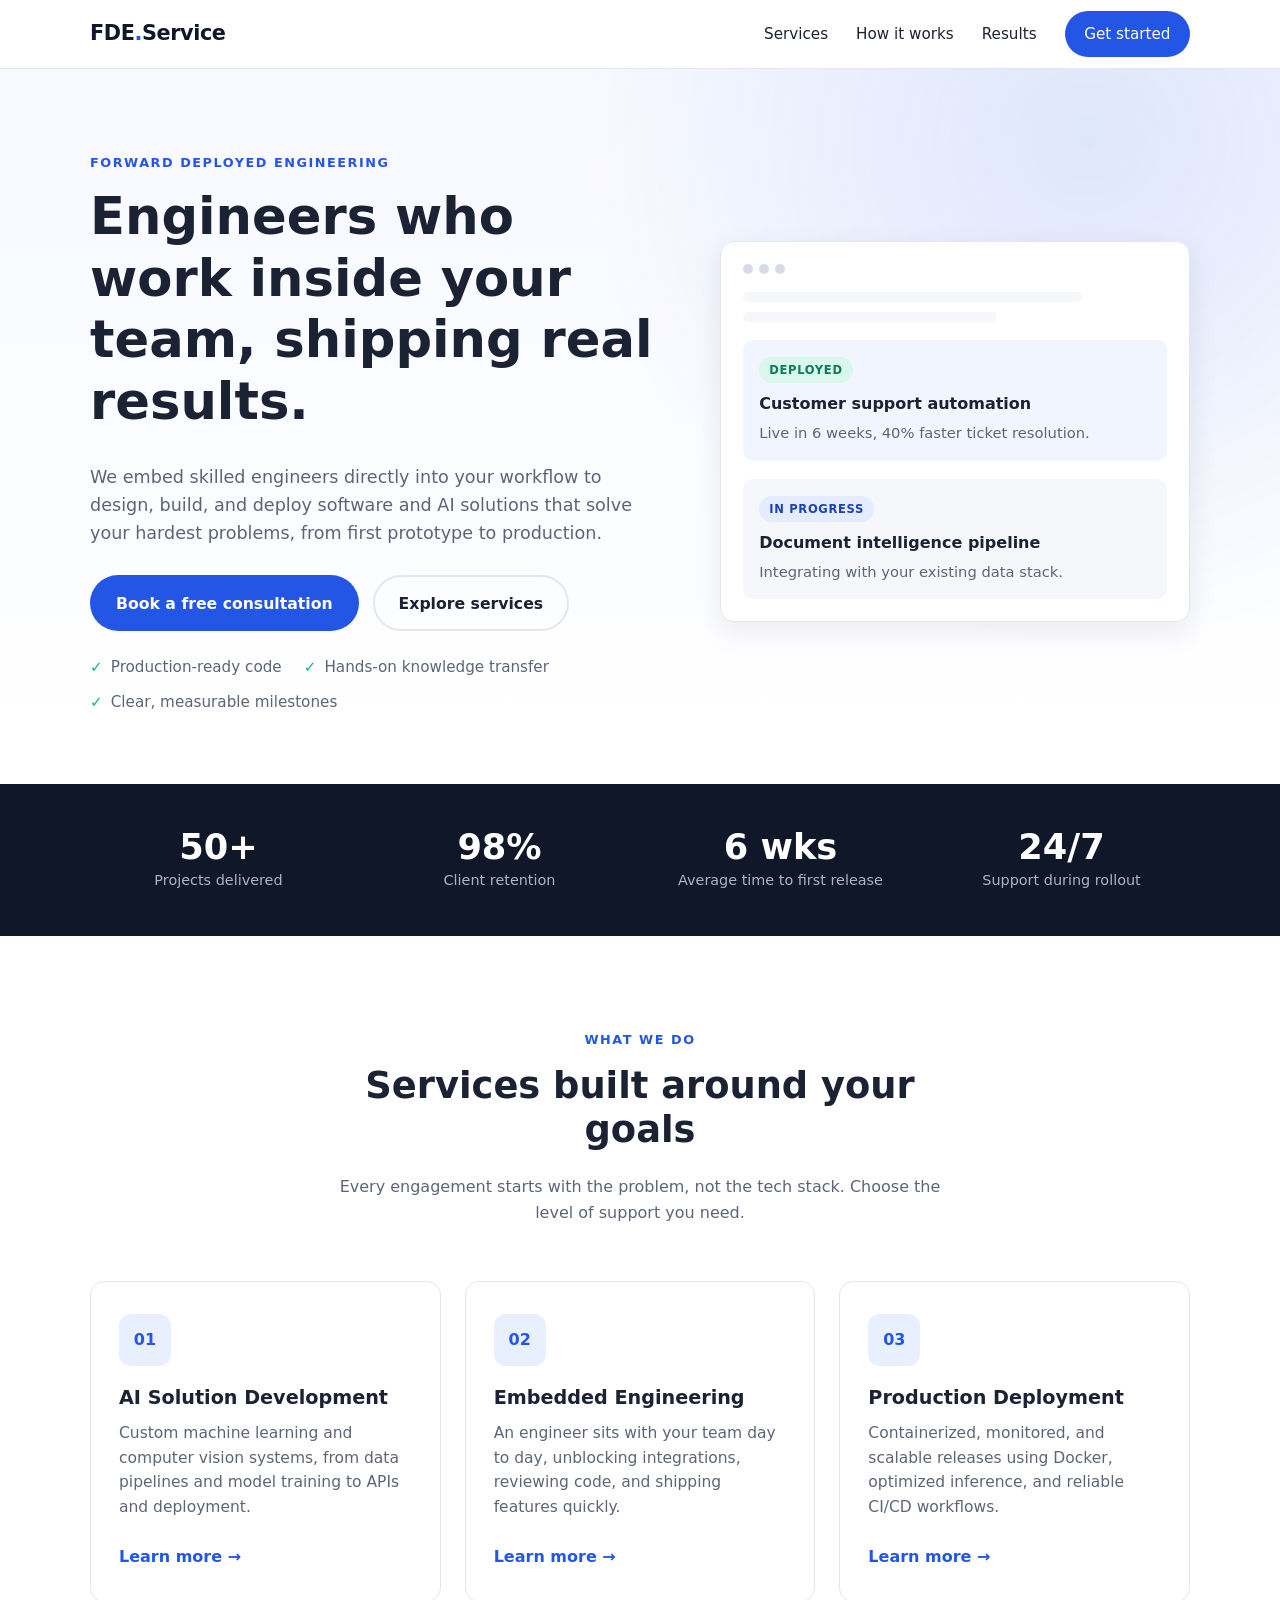
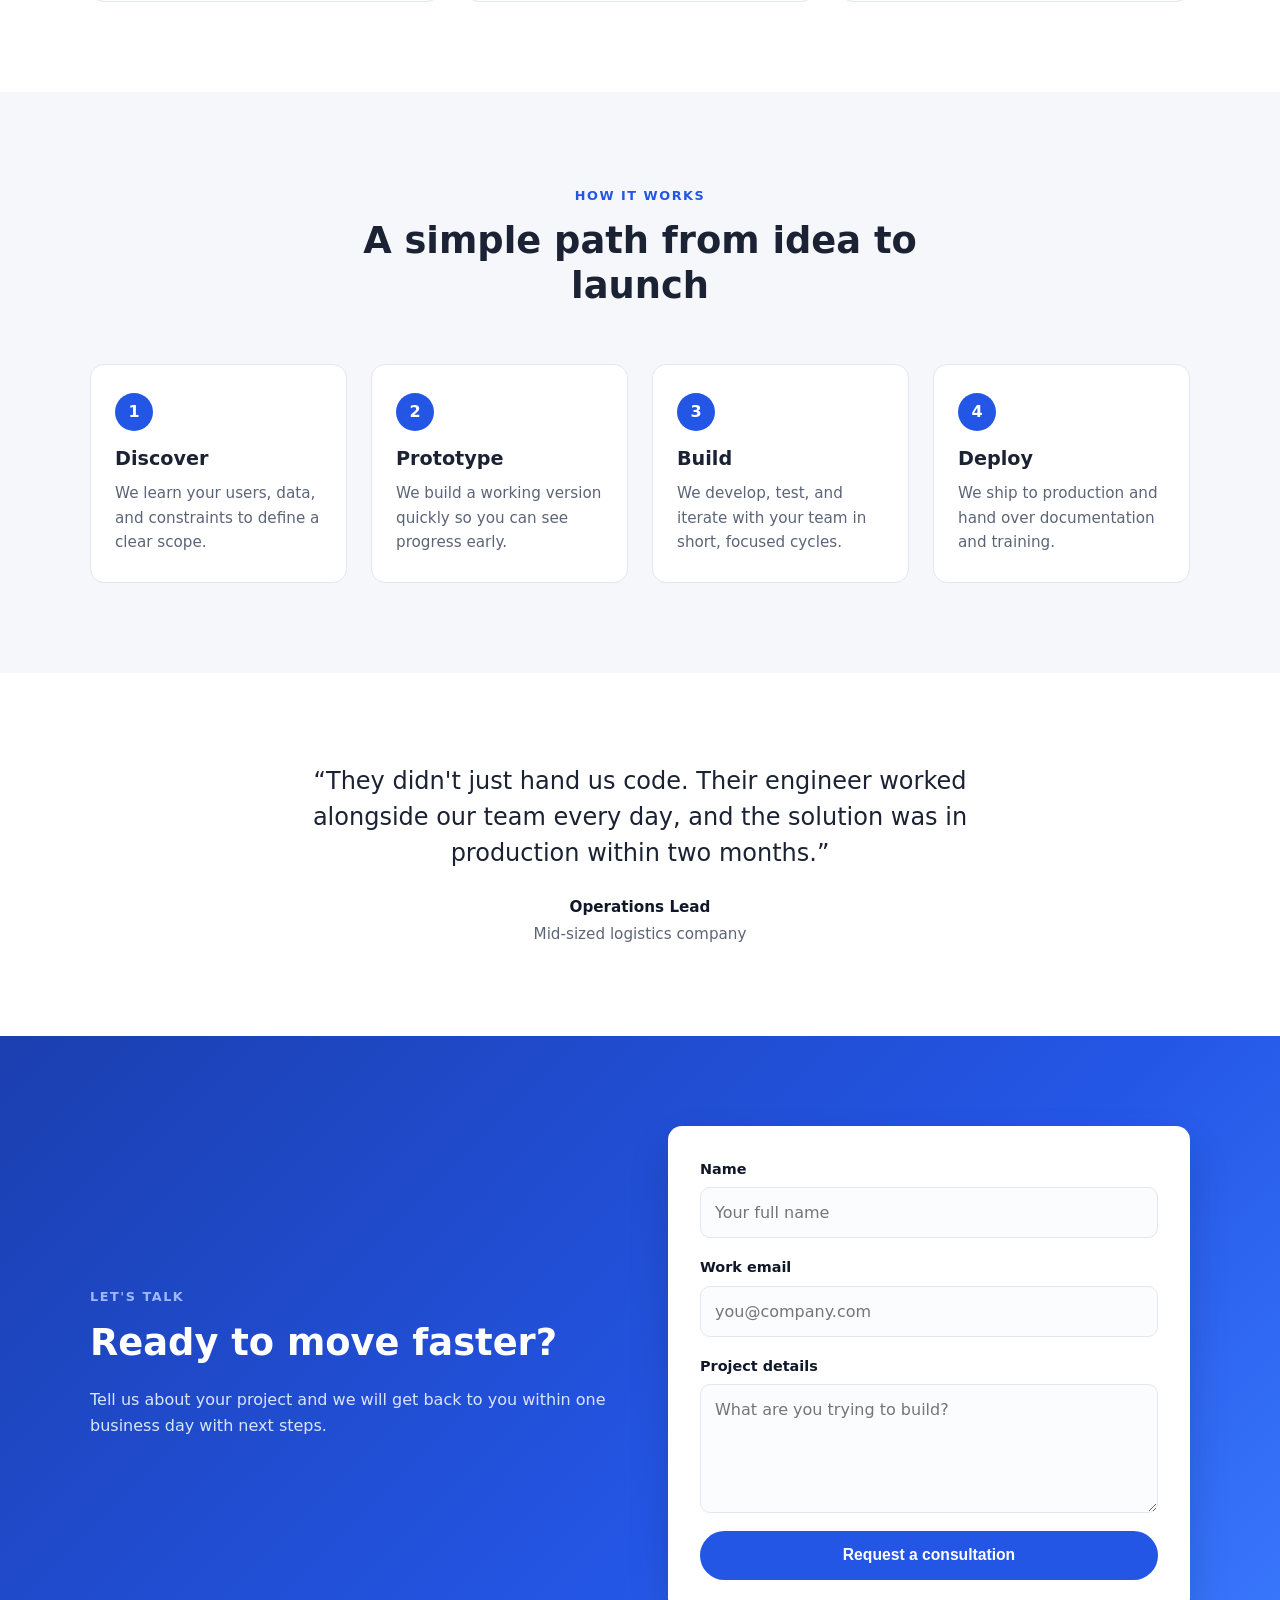
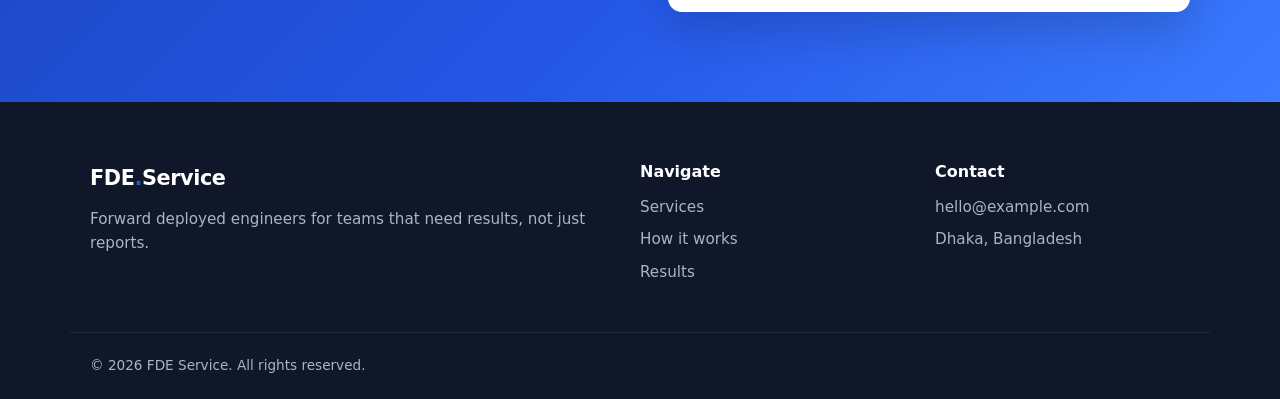
<file: assignment/Claude-Haiku 5.5/index.html>
<!DOCTYPE html>
<html lang="en">
<head>
  <meta charset="UTF-8">
  <meta name="viewport" content="width=device-width, initial-scale=1.0">
  <meta name="description" content="Forward Deployed Engineering services that embed engineers inside your team to ship AI and software solutions faster.">
  <title>FDE Service | Forward Deployed Engineering</title>
  <link rel="stylesheet" href="style.css">
</head>
<body>

  <!-- Header / Navigation -->
  <header class="site-header">
    <div class="container nav-wrap">
      <a href="#top" class="logo">FDE<span>.</span>Service</a>

      <!-- CSS-only mobile menu toggle -->
      <input type="checkbox" id="nav-toggle" class="nav-toggle">
      <label for="nav-toggle" class="nav-burger" aria-label="Open menu">
        <span></span>
        <span></span>
        <span></span>
      </label>

      <nav class="nav">
        <a href="#services">Services</a>
        <a href="#process">How it works</a>
        <a href="#results">Results</a>
        <a href="#contact" class="btn btn-small">Get started</a>
      </nav>
    </div>
  </header>

  <main id="top">

    <!-- Hero -->
    <section class="hero">
      <div class="container hero-grid">
        <div class="hero-text">
          <span class="eyebrow">Forward Deployed Engineering</span>
          <h1>Engineers who work inside your team, shipping real results.</h1>
          <p class="lead">
            We embed skilled engineers directly into your workflow to design, build, and deploy
            software and AI solutions that solve your hardest problems, from first prototype to production.
          </p>
          <div class="hero-actions">
            <a href="#contact" class="btn btn-primary">Book a free consultation</a>
            <a href="#services" class="btn btn-ghost">Explore services</a>
          </div>
          <ul class="hero-points">
            <li>Production-ready code</li>
            <li>Hands-on knowledge transfer</li>
            <li>Clear, measurable milestones</li>
          </ul>
        </div>

        <div class="hero-card" aria-hidden="true">
          <div class="card-header">
            <span class="dot"></span><span class="dot"></span><span class="dot"></span>
          </div>
          <div class="card-line w-80"></div>
          <div class="card-line w-60"></div>
          <div class="card-block">
            <span class="status">Deployed</span>
            <strong>Customer support automation</strong>
            <p>Live in 6 weeks, 40% faster ticket resolution.</p>
          </div>
          <div class="card-block muted">
            <span class="status status-alt">In progress</span>
            <strong>Document intelligence pipeline</strong>
            <p>Integrating with your existing data stack.</p>
          </div>
        </div>
      </div>
    </section>

    <!-- Stats -->
    <section class="stats">
      <div class="container stats-grid">
        <div class="stat">
          <span class="stat-number">50+</span>
          <span class="stat-label">Projects delivered</span>
        </div>
        <div class="stat">
          <span class="stat-number">98%</span>
          <span class="stat-label">Client retention</span>
        </div>
        <div class="stat">
          <span class="stat-number">6 wks</span>
          <span class="stat-label">Average time to first release</span>
        </div>
        <div class="stat">
          <span class="stat-number">24/7</span>
          <span class="stat-label">Support during rollout</span>
        </div>
      </div>
    </section>

    <!-- Services -->
    <section id="services" class="section">
      <div class="container">
        <div class="section-head">
          <span class="eyebrow">What we do</span>
          <h2>Services built around your goals</h2>
          <p>Every engagement starts with the problem, not the tech stack. Choose the level of support you need.</p>
        </div>

        <div class="cards">
          <article class="card">
            <div class="icon">01</div>
            <h3>AI Solution Development</h3>
            <p>Custom machine learning and computer vision systems, from data pipelines and model training to APIs and deployment.</p>
            <a href="#contact" class="card-link">Learn more &rarr;</a>
          </article>

          <article class="card">
            <div class="icon">02</div>
            <h3>Embedded Engineering</h3>
            <p>An engineer sits with your team day to day, unblocking integrations, reviewing code, and shipping features quickly.</p>
            <a href="#contact" class="card-link">Learn more &rarr;</a>
          </article>

          <article class="card">
            <div class="icon">03</div>
            <h3>Production Deployment</h3>
            <p>Containerized, monitored, and scalable releases using Docker, optimized inference, and reliable CI/CD workflows.</p>
            <a href="#contact" class="card-link">Learn more &rarr;</a>
          </article>
        </div>
      </div>
    </section>

    <!-- Process -->
    <section id="process" class="section section-alt">
      <div class="container">
        <div class="section-head">
          <span class="eyebrow">How it works</span>
          <h2>A simple path from idea to launch</h2>
        </div>

        <ol class="steps">
          <li class="step">
            <span class="step-num">1</span>
            <h3>Discover</h3>
            <p>We learn your users, data, and constraints to define a clear scope.</p>
          </li>
          <li class="step">
            <span class="step-num">2</span>
            <h3>Prototype</h3>
            <p>We build a working version quickly so you can see progress early.</p>
          </li>
          <li class="step">
            <span class="step-num">3</span>
            <h3>Build</h3>
            <p>We develop, test, and iterate with your team in short, focused cycles.</p>
          </li>
          <li class="step">
            <span class="step-num">4</span>
            <h3>Deploy</h3>
            <p>We ship to production and hand over documentation and training.</p>
          </li>
        </ol>
      </div>
    </section>

    <!-- Results / Testimonial -->
    <section id="results" class="section">
      <div class="container testimonial-wrap">
        <blockquote class="testimonial">
          <p>
            &ldquo;They didn't just hand us code. Their engineer worked alongside our team every day,
            and the solution was in production within two months.&rdquo;
          </p>
          <footer>
            <strong>Operations Lead</strong>
            <span>Mid-sized logistics company</span>
          </footer>
        </blockquote>
      </div>
    </section>

    <!-- Contact / CTA -->
    <section id="contact" class="section section-cta">
      <div class="container cta-grid">
        <div>
          <span class="eyebrow eyebrow-light">Let's talk</span>
          <h2>Ready to move faster?</h2>
          <p>Tell us about your project and we will get back to you within one business day with next steps.</p>
        </div>

        <form class="contact-form" action="#" method="post">
          <label for="name">Name</label>
          <input type="text" id="name" name="name" placeholder="Your full name" required>

          <label for="email">Work email</label>
          <input type="email" id="email" name="email" placeholder="you@company.com" required>

          <label for="message">Project details</label>
          <textarea id="message" name="message" rows="4" placeholder="What are you trying to build?"></textarea>

          <button type="submit" class="btn btn-primary btn-block">Request a consultation</button>
        </form>
      </div>
    </section>

  </main>

  <!-- Footer -->
  <footer class="site-footer">
    <div class="container footer-grid">
      <div>
        <a href="#top" class="logo">FDE<span>.</span>Service</a>
        <p>Forward deployed engineers for teams that need results, not just reports.</p>
      </div>
      <div>
        <h4>Navigate</h4>
        <ul>
          <li><a href="#services">Services</a></li>
          <li><a href="#process">How it works</a></li>
          <li><a href="#results">Results</a></li>
        </ul>
      </div>
      <div>
        <h4>Contact</h4>
        <ul>
          <li><a href="mailto:hello@example.com">hello@example.com</a></li>
          <li>Dhaka, Bangladesh</li>
        </ul>
      </div>
    </div>
    <div class="container copyright">
      <p>&copy; 2026 FDE Service. All rights reserved.</p>
    </div>
  </footer>

</body>
</html>
</file>
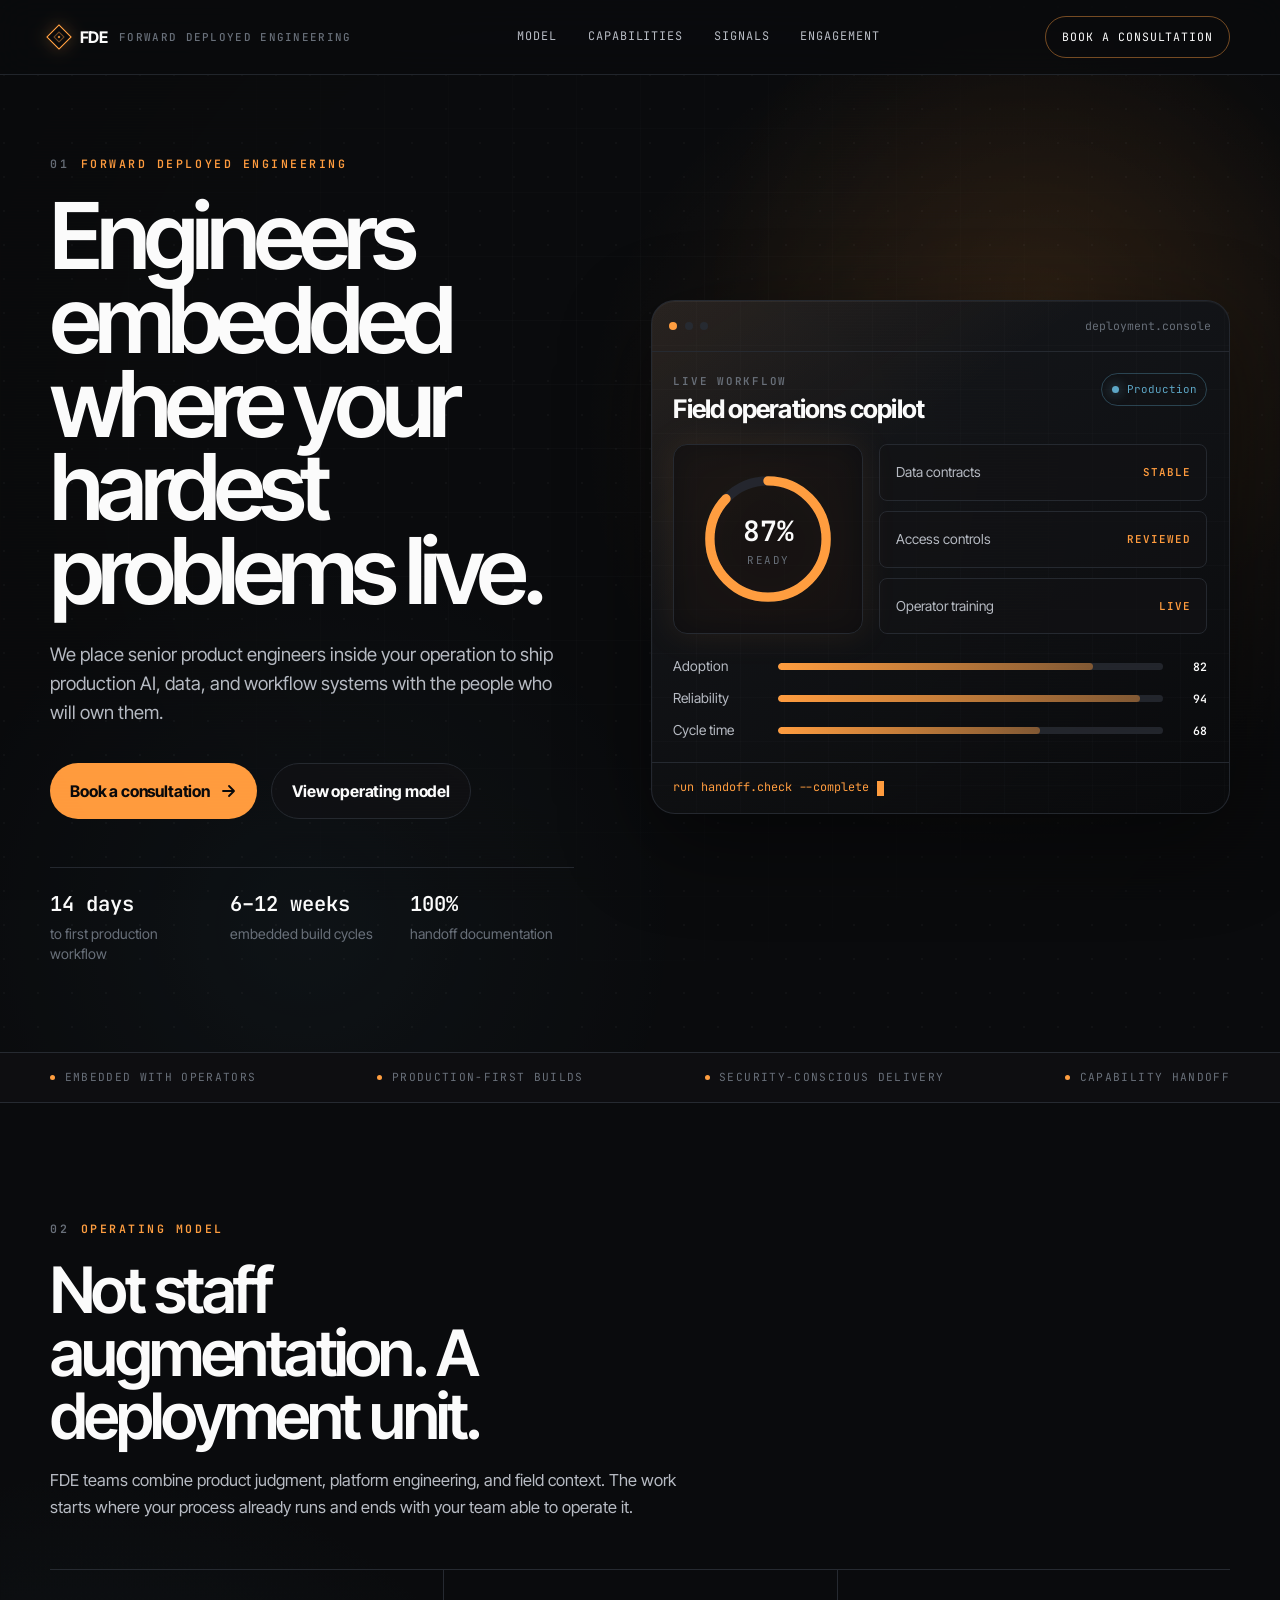
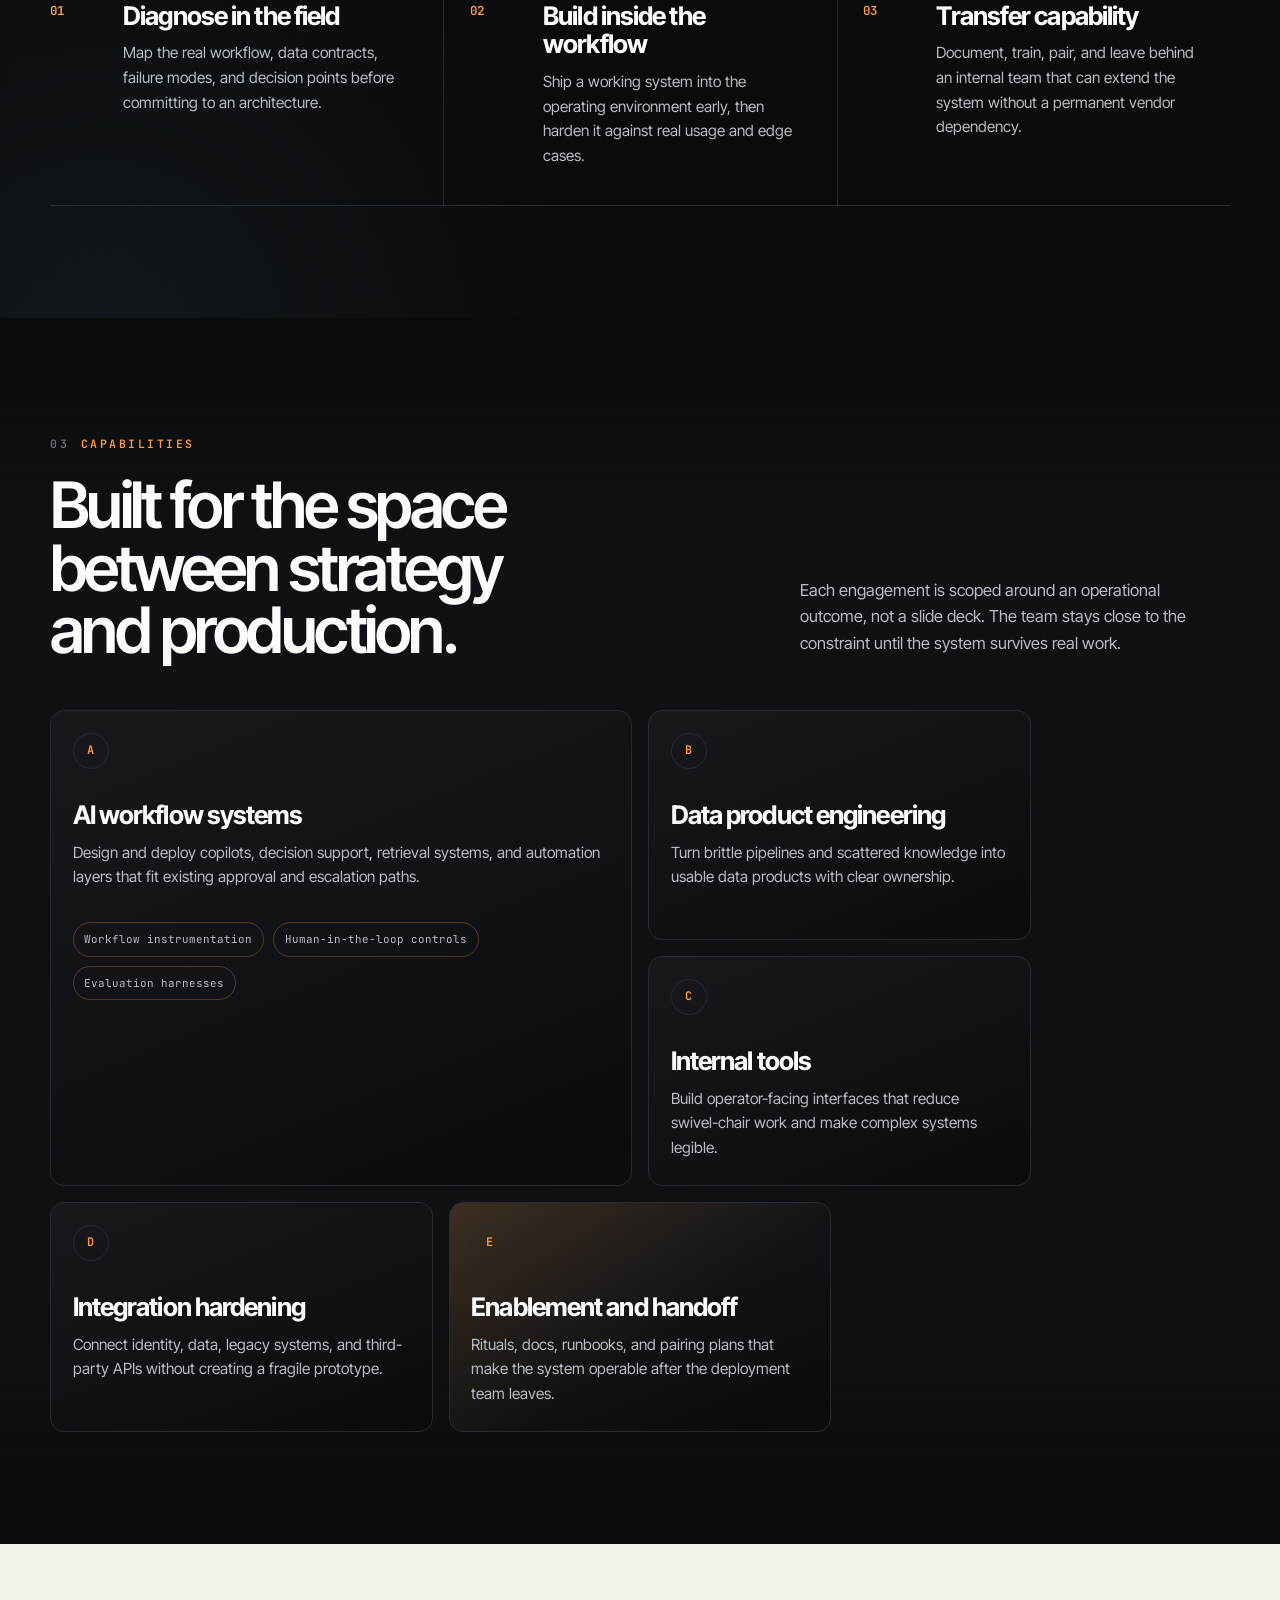
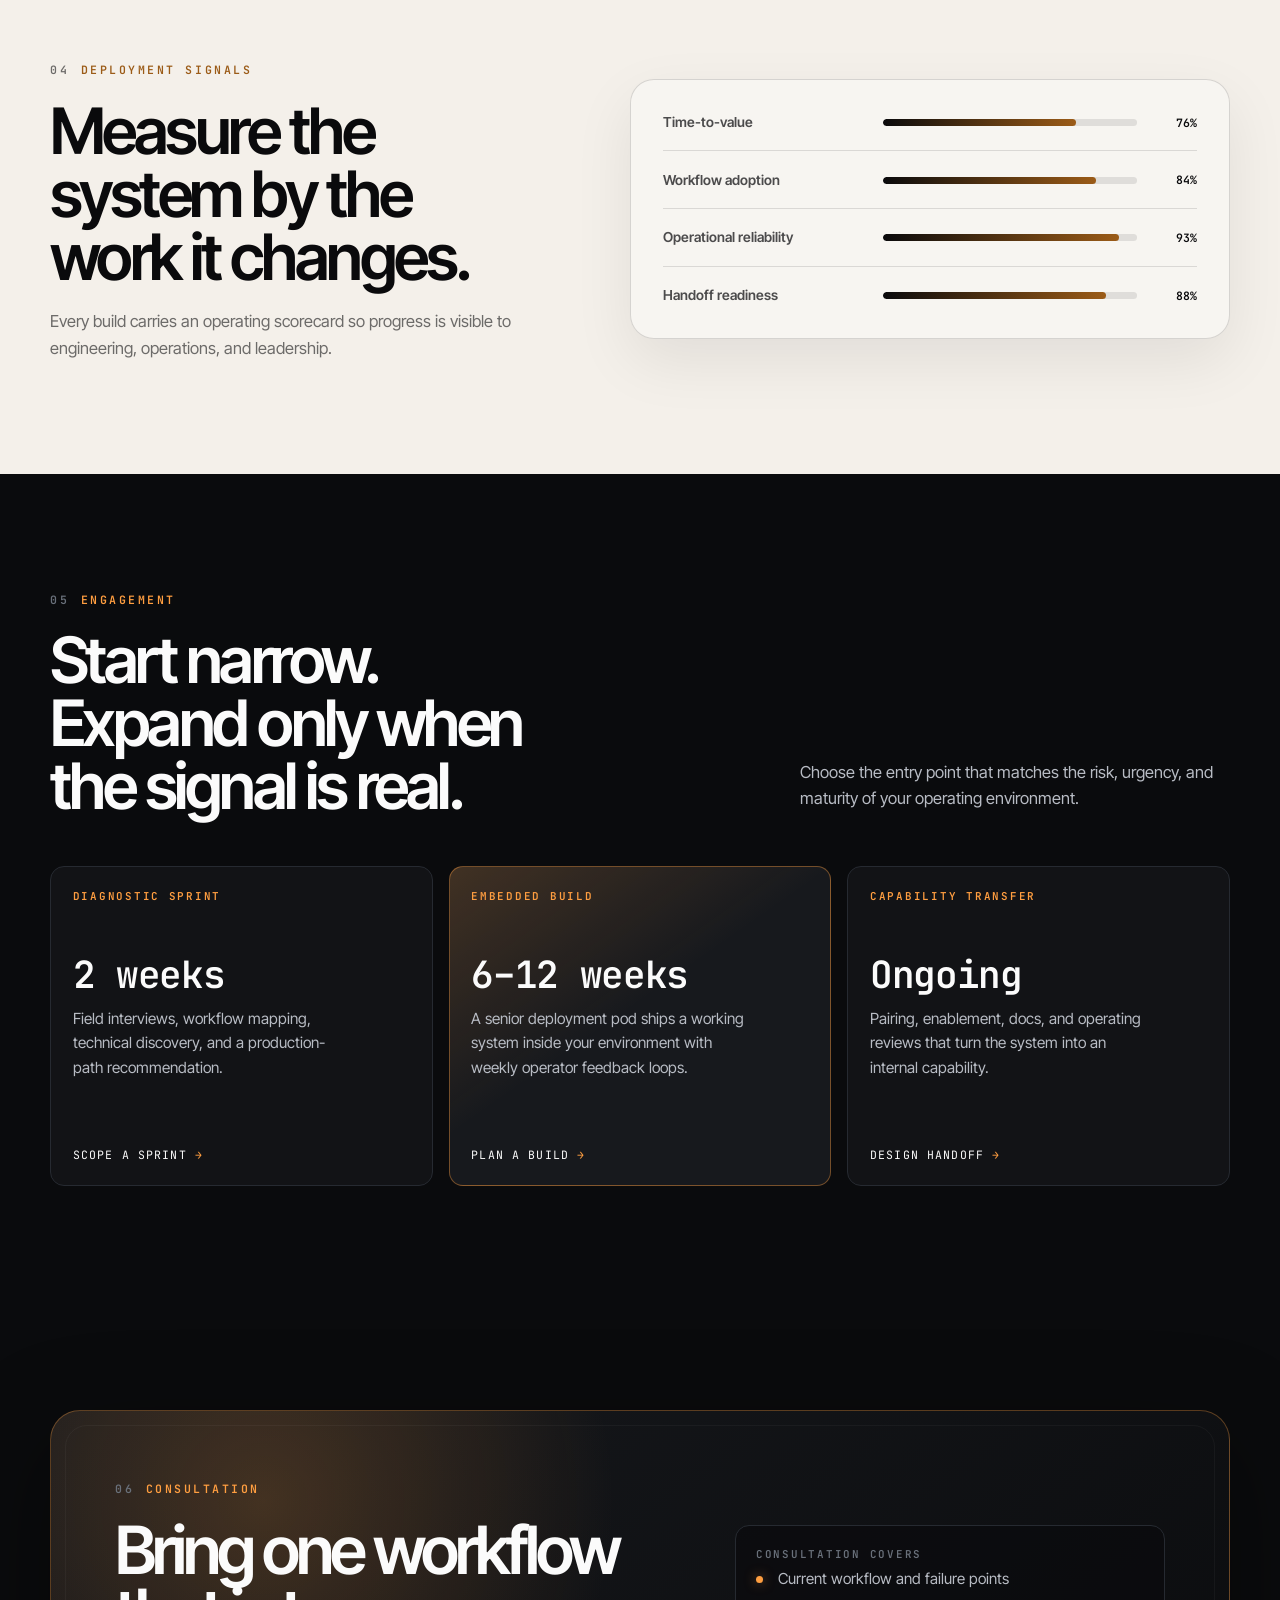
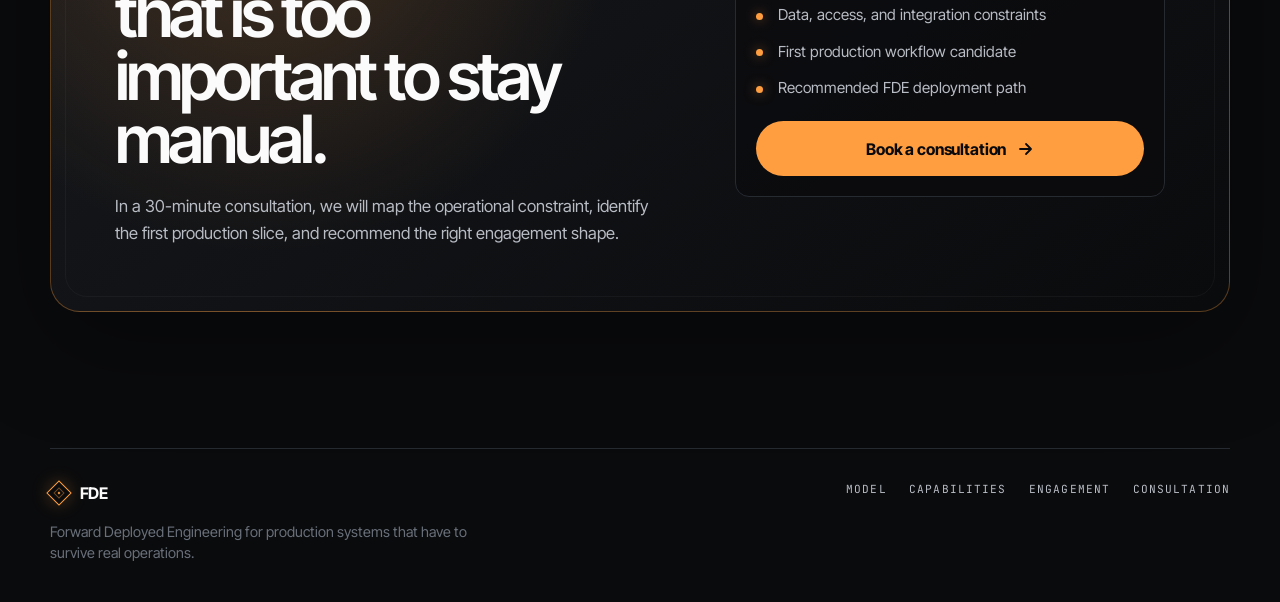
<file: assignment/kimi-k3/index.html>
<!DOCTYPE html>
<html lang="en">
<head>
  <meta charset="UTF-8">
  <meta name="viewport" content="width=device-width, initial-scale=1.0">
  <meta name="description" content="Forward Deployed Engineering services for teams that need production AI, data, and workflow systems built inside their operations.">
  <title>FDE Service — Forward Deployed Engineering</title>
  <link rel="preconnect" href="https://fonts.googleapis.com">
  <link rel="preconnect" href="https://fonts.gstatic.com" crossorigin>
  <link href="https://fonts.googleapis.com/css2?family=Inter+Tight:wght@400;500;600;700&family=JetBrains+Mono:wght@400;500;600&display=swap" rel="stylesheet">
  <link rel="stylesheet" href="styles.css">
</head>
<body>
  <a class="skip-link" href="#main">Skip to content</a>

  <header class="site-header">
    <input class="nav-toggle" type="checkbox" id="nav-toggle" aria-label="Toggle navigation">
    <div class="nav-shell">
      <a class="wordmark" href="#top" aria-label="FDE Service home">
        <span class="wordmark__signal" aria-hidden="true"></span>
        <span>FDE</span>
        <span class="wordmark__sub">Forward Deployed Engineering</span>
      </a>

      <nav class="desktop-nav" aria-label="Primary navigation">
        <a href="#model">Model</a>
        <a href="#capabilities">Capabilities</a>
        <a href="#signals">Signals</a>
        <a href="#engagement">Engagement</a>
      </nav>

      <a class="nav-cta" href="#consultation">Book a consultation</a>

      <label class="nav-button" for="nav-toggle" aria-hidden="true">
        <span></span>
        <span></span>
      </label>
    </div>

    <nav class="mobile-nav" aria-label="Mobile navigation">
      <a href="#model">Model</a>
      <a href="#capabilities">Capabilities</a>
      <a href="#signals">Signals</a>
      <a href="#engagement">Engagement</a>
      <a href="#consultation">Book a consultation</a>
    </nav>
  </header>

  <main id="main">
    <section class="hero" id="top">
      <div class="hero__grid-overlay" aria-hidden="true"></div>
      <div class="hero__noise" aria-hidden="true"></div>

      <div class="hero__inner">
        <div class="hero__copy">
          <p class="eyebrow"><span>01</span> Forward Deployed Engineering</p>
          <h1>Engineers embedded where your hardest problems live.</h1>
          <p class="hero__lede">We place senior product engineers inside your operation to ship production AI, data, and workflow systems with the people who will own them.</p>

          <div class="hero__actions" aria-label="Primary actions">
            <a class="button button--primary" href="#consultation">
              Book a consultation
              <svg viewBox="0 0 16 16" aria-hidden="true"><path d="M2 8h10M8 3l5 5-5 5"/></svg>
            </a>
            <a class="button button--secondary" href="#model">View operating model</a>
          </div>

          <dl class="hero__metrics" aria-label="Service targets">
            <div>
              <dt>14 days</dt>
              <dd>to first production workflow</dd>
            </div>
            <div>
              <dt>6–12 weeks</dt>
              <dd>embedded build cycles</dd>
            </div>
            <div>
              <dt>100%</dt>
              <dd>handoff documentation</dd>
            </div>
          </dl>
        </div>

        <div class="deployment-console" aria-label="Deployment readiness console">
          <div class="console__chrome">
            <span></span><span></span><span></span>
            <p>deployment.console</p>
          </div>

          <div class="console__status">
            <div>
              <p class="console__label">Live workflow</p>
              <h2>Field operations copilot</h2>
            </div>
            <span class="status-pill"><i></i> Production</span>
          </div>

          <div class="console__main">
            <div class="readiness-dial" aria-label="Deployment readiness 87 percent">
              <svg viewBox="0 0 160 160" role="img" aria-hidden="true">
                <circle class="dial__track" cx="80" cy="80" r="62"></circle>
                <circle class="dial__progress" cx="80" cy="80" r="62"></circle>
              </svg>
              <div>
                <strong>87%</strong>
                <span>ready</span>
              </div>
            </div>

            <div class="console__panel">
              <div class="panel-row">
                <span>Data contracts</span>
                <b>Stable</b>
              </div>
              <div class="panel-row">
                <span>Access controls</span>
                <b>Reviewed</b>
              </div>
              <div class="panel-row">
                <span>Operator training</span>
                <b>Live</b>
              </div>
            </div>
          </div>

          <div class="signal-stack" aria-label="Deployment signals">
            <div class="signal-row">
              <span>Adoption</span>
              <div><i style="--value: 82%"></i></div>
              <b>82</b>
            </div>
            <div class="signal-row">
              <span>Reliability</span>
              <div><i style="--value: 94%"></i></div>
              <b>94</b>
            </div>
            <div class="signal-row">
              <span>Cycle time</span>
              <div><i style="--value: 68%"></i></div>
              <b>68</b>
            </div>
          </div>

          <div class="console__footer">
            <span class="terminal-line">run handoff.check --complete</span>
            <span class="cursor" aria-hidden="true"></span>
          </div>
        </div>
      </div>
    </section>

    <section class="proof-strip" aria-label="Service principles">
      <div class="proof-strip__inner">
        <span>Embedded with operators</span>
        <span>Production-first builds</span>
        <span>Security-conscious delivery</span>
        <span>Capability handoff</span>
      </div>
    </section>

    <section class="section model" id="model">
      <div class="section__header">
        <p class="eyebrow"><span>02</span> Operating model</p>
        <h2>Not staff augmentation. A deployment unit.</h2>
        <p>FDE teams combine product judgment, platform engineering, and field context. The work starts where your process already runs and ends with your team able to operate it.</p>
      </div>

      <div class="model__timeline">
        <article>
          <span class="timeline__number">01</span>
          <div>
            <h3>Diagnose in the field</h3>
            <p>Map the real workflow, data contracts, failure modes, and decision points before committing to an architecture.</p>
          </div>
        </article>
        <article>
          <span class="timeline__number">02</span>
          <div>
            <h3>Build inside the workflow</h3>
            <p>Ship a working system into the operating environment early, then harden it against real usage and edge cases.</p>
          </div>
        </article>
        <article>
          <span class="timeline__number">03</span>
          <div>
            <h3>Transfer capability</h3>
            <p>Document, train, pair, and leave behind an internal team that can extend the system without a permanent vendor dependency.</p>
          </div>
        </article>
      </div>
    </section>

    <section class="section capabilities" id="capabilities">
      <div class="section__header section__header--split">
        <div>
          <p class="eyebrow"><span>03</span> Capabilities</p>
          <h2>Built for the space between strategy and production.</h2>
        </div>
        <p>Each engagement is scoped around an operational outcome, not a slide deck. The team stays close to the constraint until the system survives real work.</p>
      </div>

      <div class="capabilities__grid">
        <article class="capability capability--wide">
          <span class="capability__index">A</span>
          <h3>AI workflow systems</h3>
          <p>Design and deploy copilots, decision support, retrieval systems, and automation layers that fit existing approval and escalation paths.</p>
          <ul>
            <li>Workflow instrumentation</li>
            <li>Human-in-the-loop controls</li>
            <li>Evaluation harnesses</li>
          </ul>
        </article>

        <article class="capability">
          <span class="capability__index">B</span>
          <h3>Data product engineering</h3>
          <p>Turn brittle pipelines and scattered knowledge into usable data products with clear ownership.</p>
        </article>

        <article class="capability">
          <span class="capability__index">C</span>
          <h3>Internal tools</h3>
          <p>Build operator-facing interfaces that reduce swivel-chair work and make complex systems legible.</p>
        </article>

        <article class="capability">
          <span class="capability__index">D</span>
          <h3>Integration hardening</h3>
          <p>Connect identity, data, legacy systems, and third-party APIs without creating a fragile prototype.</p>
        </article>

        <article class="capability capability--accent">
          <span class="capability__index">E</span>
          <h3>Enablement and handoff</h3>
          <p>Rituals, docs, runbooks, and pairing plans that make the system operable after the deployment team leaves.</p>
        </article>
      </div>
    </section>

    <section class="section signals" id="signals">
      <div class="signals__panel">
        <div class="section__header">
          <p class="eyebrow"><span>04</span> Deployment signals</p>
          <h2>Measure the system by the work it changes.</h2>
          <p>Every build carries an operating scorecard so progress is visible to engineering, operations, and leadership.</p>
        </div>

        <div class="signal-board" aria-label="Example deployment scorecard">
          <div class="board-row">
            <span>Time-to-value</span>
            <div><i style="--value: 76%"></i></div>
            <b>76%</b>
          </div>
          <div class="board-row">
            <span>Workflow adoption</span>
            <div><i style="--value: 84%"></i></div>
            <b>84%</b>
          </div>
          <div class="board-row">
            <span>Operational reliability</span>
            <div><i style="--value: 93%"></i></div>
            <b>93%</b>
          </div>
          <div class="board-row">
            <span>Handoff readiness</span>
            <div><i style="--value: 88%"></i></div>
            <b>88%</b>
          </div>
        </div>
      </div>
    </section>

    <section class="section engagement" id="engagement">
      <div class="section__header section__header--split">
        <div>
          <p class="eyebrow"><span>05</span> Engagement</p>
          <h2>Start narrow. Expand only when the signal is real.</h2>
        </div>
        <p>Choose the entry point that matches the risk, urgency, and maturity of your operating environment.</p>
      </div>

      <div class="engagement__grid">
        <article>
          <p class="engagement__type">Diagnostic Sprint</p>
          <h3>2 weeks</h3>
          <p>Field interviews, workflow mapping, technical discovery, and a production-path recommendation.</p>
          <a href="#consultation">Scope a sprint</a>
        </article>
        <article class="engagement__featured">
          <p class="engagement__type">Embedded Build</p>
          <h3>6–12 weeks</h3>
          <p>A senior deployment pod ships a working system inside your environment with weekly operator feedback loops.</p>
          <a href="#consultation">Plan a build</a>
        </article>
        <article>
          <p class="engagement__type">Capability Transfer</p>
          <h3>Ongoing</h3>
          <p>Pairing, enablement, docs, and operating reviews that turn the system into an internal capability.</p>
          <a href="#consultation">Design handoff</a>
        </article>
      </div>
    </section>

    <section class="section consultation" id="consultation">
      <div class="consultation__frame">
        <div class="consultation__content">
          <p class="eyebrow"><span>06</span> Consultation</p>
          <h2>Bring one workflow that is too important to stay manual.</h2>
          <p>In a 30-minute consultation, we will map the operational constraint, identify the first production slice, and recommend the right engagement shape.</p>
        </div>

        <div class="consultation__card">
          <p class="console__label">Consultation covers</p>
          <ul>
            <li>Current workflow and failure points</li>
            <li>Data, access, and integration constraints</li>
            <li>First production workflow candidate</li>
            <li>Recommended FDE deployment path</li>
          </ul>
          <a class="button button--primary" href="mailto:hello@example.com?subject=Book%20an%20FDE%20consultation">
            Book a consultation
            <svg viewBox="0 0 16 16" aria-hidden="true"><path d="M2 8h10M8 3l5 5-5 5"/></svg>
          </a>
        </div>
      </div>
    </section>
  </main>

  <footer class="site-footer">
    <div>
      <a class="wordmark" href="#top" aria-label="FDE Service home">
        <span class="wordmark__signal" aria-hidden="true"></span>
        <span>FDE</span>
      </a>
      <p>Forward Deployed Engineering for production systems that have to survive real operations.</p>
    </div>
    <div class="footer__links">
      <a href="#model">Model</a>
      <a href="#capabilities">Capabilities</a>
      <a href="#engagement">Engagement</a>
      <a href="#consultation">Consultation</a>
    </div>
  </footer>
</body>
</html>
</file>
<file: assignment/Claude-Haiku 5.5/style.css>
/* ==========================================================================
   FDE Service Landing Page
   ========================================================================== */

/* ---------- Design tokens ---------- */
:root {
  --color-bg: #ffffff;
  --color-bg-alt: #f5f7fb;
  --color-text: #1b2233;
  --color-muted: #5c6578;
  --color-primary: #2456e6;
  --color-primary-dark: #1a42b3;
  --color-accent: #15b58a;
  --color-dark: #0f1729;
  --color-border: #e2e6ef;
  --radius: 14px;
  --shadow: 0 10px 30px rgba(15, 23, 41, 0.08);
  --container: 1140px;
  --font: "Segoe UI", system-ui, -apple-system, Roboto, "Helvetica Neue", Arial, sans-serif;
}

/* ---------- Base ---------- */
*,
*::before,
*::after {
  box-sizing: border-box;
}

html {
  scroll-behavior: smooth;
  scroll-padding-top: 80px;
}

body {
  margin: 0;
  font-family: var(--font);
  color: var(--color-text);
  background: var(--color-bg);
  line-height: 1.6;
  -webkit-font-smoothing: antialiased;
}

img {
  max-width: 100%;
  display: block;
}

a {
  color: var(--color-primary);
  text-decoration: none;
}

a:hover {
  text-decoration: underline;
}

h1, h2, h3, h4 {
  line-height: 1.2;
  margin: 0 0 0.6em;
}

h1 { font-size: clamp(2rem, 4.5vw, 3.2rem); }
h2 { font-size: clamp(1.6rem, 3vw, 2.3rem); }
h3 { font-size: 1.2rem; }

p {
  margin: 0 0 1em;
}

ul, ol {
  margin: 0;
  padding: 0;
}

.container {
  width: 100%;
  max-width: var(--container);
  margin: 0 auto;
  padding: 0 20px;
}

section {
  scroll-margin-top: 80px;
}

/* ---------- Buttons ---------- */
.btn {
  display: inline-block;
  padding: 0.85rem 1.5rem;
  border-radius: 999px;
  font-weight: 600;
  font-size: 0.98rem;
  border: 2px solid transparent;
  cursor: pointer;
  transition: background 0.2s ease, color 0.2s ease, transform 0.2s ease;
  text-align: center;
}

.btn:hover {
  text-decoration: none;
  transform: translateY(-2px);
}

.btn-primary {
  background: var(--color-primary);
  color: #fff;
}

.btn-primary:hover {
  background: var(--color-primary-dark);
}

.btn-ghost {
  border-color: var(--color-border);
  color: var(--color-text);
  background: transparent;
}

.btn-ghost:hover {
  border-color: var(--color-primary);
  color: var(--color-primary);
}

.btn-small {
  padding: 0.55rem 1.1rem;
  font-size: 0.9rem;
  background: var(--color-primary);
  color: #fff;
}

.btn-block {
  width: 100%;
}

/* ---------- Eyebrow label ---------- */
.eyebrow {
  display: inline-block;
  font-size: 0.8rem;
  font-weight: 700;
  letter-spacing: 0.12em;
  text-transform: uppercase;
  color: var(--color-primary);
  margin-bottom: 0.8rem;
}

.eyebrow-light {
  color: #9fb8ff;
}

/* ---------- Header / Nav ---------- */
.site-header {
  position: sticky;
  top: 0;
  z-index: 100;
  background: rgba(255, 255, 255, 0.92);
  backdrop-filter: blur(8px);
  border-bottom: 1px solid var(--color-border);
}

.nav-wrap {
  display: flex;
  align-items: center;
  justify-content: space-between;
  height: 68px;
  position: relative;
}

.logo {
  font-size: 1.3rem;
  font-weight: 800;
  color: var(--color-dark);
  letter-spacing: -0.02em;
}

.logo:hover {
  text-decoration: none;
}

.logo span {
  color: var(--color-primary);
}

.nav {
  display: flex;
  align-items: center;
  gap: 28px;
}

.nav a {
  color: var(--color-text);
  font-weight: 500;
  font-size: 0.95rem;
}

.nav a:not(.btn):hover {
  color: var(--color-primary);
  text-decoration: none;
}

.nav a.btn-small,
.nav a.btn-small:hover {
  color: #fff;
}

/* Hide the checkbox, use label as burger */
.nav-toggle {
  position: absolute;
  opacity: 0;
  pointer-events: none;
}

.nav-burger {
  display: none;
  flex-direction: column;
  justify-content: center;
  gap: 5px;
  width: 40px;
  height: 40px;
  cursor: pointer;
  padding: 8px;
}

.nav-burger span {
  display: block;
  height: 2px;
  width: 100%;
  background: var(--color-dark);
  border-radius: 2px;
  transition: transform 0.25s ease, opacity 0.25s ease;
}

.nav-toggle:focus-visible + .nav-burger {
  outline: 2px solid var(--color-primary);
  outline-offset: 4px;
}

/* ---------- Hero ---------- */
.hero {
  padding: 80px 0 70px;
  background:
    radial-gradient(circle at 85% 10%, rgba(36, 86, 230, 0.12), transparent 40%),
    linear-gradient(180deg, #f7f9ff 0%, #ffffff 100%);
}

.hero-grid {
  display: grid;
  grid-template-columns: 1.1fr 0.9fr;
  gap: 56px;
  align-items: center;
}

.lead {
  font-size: 1.1rem;
  color: var(--color-muted);
  max-width: 560px;
}

.hero-actions {
  display: flex;
  flex-wrap: wrap;
  gap: 14px;
  margin: 28px 0 24px;
}

.hero-points {
  list-style: none;
  display: flex;
  flex-wrap: wrap;
  gap: 10px 22px;
  font-size: 0.95rem;
  color: var(--color-muted);
}

.hero-points li::before {
  content: "\2713";
  color: var(--color-accent);
  font-weight: 700;
  margin-right: 8px;
}

/* Hero visual card */
.hero-card {
  background: #fff;
  border: 1px solid var(--color-border);
  border-radius: var(--radius);
  box-shadow: var(--shadow);
  padding: 22px;
}

.card-header {
  display: flex;
  gap: 6px;
  margin-bottom: 18px;
}

.dot {
  width: 10px;
  height: 10px;
  border-radius: 50%;
  background: #d6dbe6;
}

.card-line {
  height: 10px;
  border-radius: 6px;
  background: var(--color-bg-alt);
  margin-bottom: 10px;
}

.w-80 { width: 80%; }
.w-60 { width: 60%; }

.card-block {
  margin-top: 18px;
  padding: 16px;
  border-radius: 10px;
  background: #f0f5ff;
}

.card-block.muted {
  background: var(--color-bg-alt);
}

.card-block strong {
  display: block;
  margin: 8px 0 4px;
}

.card-block p {
  margin: 0;
  font-size: 0.92rem;
  color: var(--color-muted);
}

.status {
  display: inline-block;
  font-size: 0.72rem;
  font-weight: 700;
  text-transform: uppercase;
  letter-spacing: 0.06em;
  padding: 4px 10px;
  border-radius: 999px;
  background: #d9f7ec;
  color: #0e7a58;
}

.status-alt {
  background: #e5ecff;
  color: var(--color-primary-dark);
}

/* ---------- Stats ---------- */
.stats {
  background: var(--color-dark);
  color: #fff;
  padding: 44px 0;
}

.stats-grid {
  display: grid;
  grid-template-columns: repeat(4, 1fr);
  gap: 24px;
  text-align: center;
}

.stat-number {
  display: block;
  font-size: 2.2rem;
  font-weight: 800;
  color: #fff;
  line-height: 1.1;
}

.stat-label {
  font-size: 0.9rem;
  color: #aab4c8;
}

/* ---------- Generic sections ---------- */
.section {
  padding: 90px 0;
}

.section-alt {
  background: var(--color-bg-alt);
}

.section-head {
  max-width: 640px;
  margin: 0 auto 56px;
  text-align: center;
}

.section-head p {
  color: var(--color-muted);
  margin: 0;
}

/* ---------- Service cards ---------- */
.cards {
  display: grid;
  grid-template-columns: repeat(3, 1fr);
  gap: 24px;
}

.card {
  background: #fff;
  border: 1px solid var(--color-border);
  border-radius: var(--radius);
  padding: 32px 28px;
  display: flex;
  flex-direction: column;
  transition: transform 0.25s ease, box-shadow 0.25s ease;
}

.card:hover {
  transform: translateY(-4px);
  box-shadow: var(--shadow);
}

.icon {
  width: 52px;
  height: 52px;
  display: grid;
  place-items: center;
  border-radius: 12px;
  background: #e8efff;
  color: var(--color-primary);
  font-weight: 800;
  margin-bottom: 20px;
}

.card p {
  color: var(--color-muted);
  font-size: 0.97rem;
  flex-grow: 1;
}

.card-link {
  font-weight: 600;
  margin-top: 8px;
}

/* ---------- Process steps ---------- */
.steps {
  list-style: none;
  display: grid;
  grid-template-columns: repeat(4, 1fr);
  gap: 24px;
  counter-reset: none;
}

.step {
  background: #fff;
  padding: 28px 24px;
  border-radius: var(--radius);
  border: 1px solid var(--color-border);
}

.step-num {
  display: inline-grid;
  place-items: center;
  width: 38px;
  height: 38px;
  border-radius: 50%;
  background: var(--color-primary);
  color: #fff;
  font-weight: 700;
  margin-bottom: 16px;
}

.step p {
  color: var(--color-muted);
  font-size: 0.95rem;
  margin: 0;
}

/* ---------- Testimonial ---------- */
.testimonial-wrap {
  display: flex;
  justify-content: center;
}

.testimonial {
  max-width: 760px;
  margin: 0;
  text-align: center;
}

.testimonial p {
  font-size: clamp(1.15rem, 2.4vw, 1.5rem);
  font-weight: 500;
  color: var(--color-text);
  line-height: 1.5;
}

.testimonial footer {
  display: flex;
  flex-direction: column;
  gap: 2px;
  color: var(--color-muted);
  font-size: 0.95rem;
}

.testimonial footer strong {
  color: var(--color-dark);
}

/* ---------- CTA / Contact ---------- */
.section-cta {
  background: linear-gradient(135deg, #1b3fb0 0%, var(--color-primary) 60%, #3b7bff 100%);
  color: #fff;
}

.section-cta h2 {
  color: #fff;
}

.section-cta p {
  color: #dbe5ff;
}

.cta-grid {
  display: grid;
  grid-template-columns: 1fr 1fr;
  gap: 56px;
  align-items: center;
}

.contact-form {
  background: #fff;
  color: var(--color-text);
  padding: 32px;
  border-radius: var(--radius);
  box-shadow: 0 20px 40px rgba(0, 0, 0, 0.15);
  display: flex;
  flex-direction: column;
}

.contact-form label {
  font-size: 0.9rem;
  font-weight: 600;
  margin-bottom: 6px;
  color: var(--color-dark);
}

.contact-form input,
.contact-form textarea {
  font: inherit;
  padding: 12px 14px;
  margin-bottom: 18px;
  border: 1px solid var(--color-border);
  border-radius: 10px;
  background: #fbfcfe;
  color: var(--color-text);
  width: 100%;
}

.contact-form input:focus,
.contact-form textarea:focus {
  outline: none;
  border-color: var(--color-primary);
  box-shadow: 0 0 0 3px rgba(36, 86, 230, 0.15);
}

.contact-form textarea {
  resize: vertical;
  min-height: 110px;
}

/* ---------- Footer ---------- */
.site-footer {
  background: var(--color-dark);
  color: #aab4c8;
  padding-top: 60px;
  font-size: 0.95rem;
}

.footer-grid {
  display: grid;
  grid-template-columns: 2fr 1fr 1fr;
  gap: 40px;
  padding-bottom: 40px;
}

.site-footer .logo {
  color: #fff;
  display: inline-block;
  margin-bottom: 12px;
}

.site-footer h4 {
  color: #fff;
  font-size: 1rem;
  margin-bottom: 14px;
}

.site-footer ul {
  list-style: none;
}

.site-footer li {
  margin-bottom: 8px;
}

.site-footer a {
  color: #aab4c8;
}

.site-footer a:hover {
  color: #fff;
}

.copyright {
  border-top: 1px solid #1f2a44;
  padding: 22px 20px;
  font-size: 0.85rem;
}

.copyright p {
  margin: 0;
}

/* ==========================================================================
   Responsive
   ========================================================================== */

/* Tablet and below */
@media (max-width: 1024px) {
  .stats-grid {
    grid-template-columns: repeat(2, 1fr);
  }

  .steps {
    grid-template-columns: repeat(2, 1fr);
  }

  .cards {
    grid-template-columns: repeat(2, 1fr);
  }
}

/* Mobile */
@media (max-width: 860px) {
  .hero-grid,
  .cta-grid {
    grid-template-columns: 1fr;
    gap: 40px;
  }

  .hero {
    padding: 56px 0 50px;
  }

  .footer-grid {
    grid-template-columns: 1fr 1fr;
  }

  .footer-grid > div:first-child {
    grid-column: 1 / -1;
  }

  /* Mobile navigation */
  .nav-burger {
    display: flex;
  }

  .nav {
    position: absolute;
    top: 68px;
    left: 0;
    right: 0;
    flex-direction: column;
    align-items: stretch;
    gap: 0;
    background: #fff;
    border-bottom: 1px solid var(--color-border);
    box-shadow: var(--shadow);
    max-height: 0;
    overflow: hidden;
    transition: max-height 0.3s ease;
  }

  .nav a {
    padding: 14px 20px;
    border-top: 1px solid var(--color-border);
  }

  .nav a.btn-small {
    margin: 14px 20px 18px;
    padding: 12px 18px;
    border: 0;
    text-align: center;
  }

  .nav-toggle:checked ~ .nav {
    max-height: 420px;
  }

  .nav-toggle:checked ~ .nav-burger span:nth-child(1) {
    transform: translateY(7px) rotate(45deg);
  }

  .nav-toggle:checked ~ .nav-burger span:nth-child(2) {
    opacity: 0;
  }

  .nav-toggle:checked ~ .nav-burger span:nth-child(3) {
    transform: translateY(-7px) rotate(-45deg);
  }
}

/* Small phones */
@media (max-width: 600px) {
  .container {
    padding: 0 16px;
  }

  .section {
    padding: 64px 0;
  }

  .section-head {
    margin-bottom: 40px;
  }

  .stats-grid {
    grid-template-columns: repeat(2, 1fr);
    gap: 20px;
  }

  .stat-number {
    font-size: 1.8rem;
  }

  .cards,
  .steps {
    grid-template-columns: 1fr;
  }

  .hero-actions .btn {
    width: 100%;
  }

  .contact-form {
    padding: 24px;
  }

  .footer-grid {
    grid-template-columns: 1fr;
  }

  .footer-grid > div:first-child {
    grid-column: auto;
  }
}

/* Respect reduced motion preferences */
@media (prefers-reduced-motion: reduce) {
  html {
    scroll-behavior: auto;
  }

  *,
  *::before,
  *::after {
    transition-duration: 0.01ms !important;
    animation-duration: 0.01ms !important;
  }
}
</file>
<file: assignment/kimi-k3/styles.css>
:root {
  --bg: #0A0B0D;
  --surface: #121316;
  --surface-2: #17191D;
  --border: #262A31;
  --signal: #FF9E40;
  --signal-soft: rgba(255, 158, 64, 0.18);
  --signal-faint: rgba(255, 158, 64, 0.08);
  --cream: #F4F0EA;
  --ink: #0A0A0C;
  --text: #FBFBFB;
  --muted: #B8BCC4;
  --faint: #69707A;
  --pass: #5FA8C7;
  --ease-reveal: cubic-bezier(0.22, 1, 0.36, 1);
  --radius-lg: 24px;
  --radius-md: 14px;
  --radius-sm: 8px;
}

* {
  box-sizing: border-box;
}

html {
  scroll-behavior: smooth;
  background: var(--bg);
}

body {
  margin: 0;
  font-family: "Inter Tight", -apple-system, BlinkMacSystemFont, "Segoe UI", sans-serif;
  background:
    radial-gradient(circle at 78% 8%, rgba(255, 158, 64, 0.11), transparent 26rem),
    radial-gradient(circle at 8% 36%, rgba(95, 168, 199, 0.08), transparent 30rem),
    var(--bg);
  color: var(--text);
  line-height: 1.5;
  overflow-x: hidden;
}

body::before {
  content: "";
  position: fixed;
  inset: 0;
  pointer-events: none;
  z-index: 20;
  opacity: 0.14;
  background-image:
    repeating-linear-gradient(0deg, transparent 0 2px, rgba(255, 255, 255, 0.08) 3px),
    radial-gradient(circle at center, transparent 0, rgba(0, 0, 0, 0.5) 100%);
  mix-blend-mode: soft-light;
}

::selection {
  background: var(--signal);
  color: var(--ink);
}

a {
  color: inherit;
  text-decoration: none;
}

p,
h1,
h2,
h3,
dl,
dd {
  margin: 0;
}

ul {
  margin: 0;
  padding: 0;
  list-style: none;
}

.skip-link {
  position: fixed;
  top: 12px;
  left: 12px;
  z-index: 100;
  transform: translateY(-180%);
  padding: 0.75rem 1rem;
  border-radius: var(--radius-sm);
  background: var(--signal);
  color: var(--ink);
  font-weight: 700;
  transition: transform 180ms ease;
}

.skip-link:focus {
  transform: translateY(0);
}

.site-header {
  position: fixed;
  top: 0;
  left: 0;
  right: 0;
  z-index: 50;
  border-bottom: 1px solid rgba(38, 42, 49, 0.86);
  background: rgba(10, 11, 13, 0.78);
  backdrop-filter: blur(18px) saturate(140%);
}

.nav-toggle {
  position: absolute;
  opacity: 0;
  pointer-events: none;
}

.nav-shell {
  width: min(1180px, calc(100% - 48px));
  min-height: 74px;
  margin: 0 auto;
  display: flex;
  align-items: center;
  justify-content: space-between;
  gap: 1.5rem;
}

.wordmark {
  display: inline-flex;
  align-items: center;
  gap: 0.72rem;
  font-weight: 700;
  letter-spacing: -0.02em;
  white-space: nowrap;
}

.wordmark__signal {
  position: relative;
  width: 18px;
  height: 18px;
  border: 1px solid var(--signal);
  transform: rotate(45deg);
  box-shadow: 0 0 18px rgba(255, 158, 64, 0.28);
}

.wordmark__signal::before,
.wordmark__signal::after {
  content: "";
  position: absolute;
  inset: 4px;
  border: 1px solid rgba(255, 158, 64, 0.42);
}

.wordmark__signal::after {
  inset: 7px;
  background: var(--signal);
  border: 0;
}

.wordmark__sub {
  color: var(--faint);
  font-family: "JetBrains Mono", monospace;
  font-size: 0.68rem;
  font-weight: 500;
  letter-spacing: 0.12em;
  text-transform: uppercase;
}

.desktop-nav {
  display: flex;
  align-items: center;
  gap: clamp(1rem, 2.4vw, 2rem);
  color: var(--muted);
  font-family: "JetBrains Mono", monospace;
  font-size: 0.74rem;
  letter-spacing: 0.08em;
  text-transform: uppercase;
}

.desktop-nav a,
.mobile-nav a,
.footer__links a {
  transition: color 180ms ease;
}

.desktop-nav a:hover,
.mobile-nav a:hover,
.footer__links a:hover {
  color: var(--signal);
}

.nav-cta {
  padding: 0.72rem 1rem;
  border: 1px solid rgba(255, 158, 64, 0.44);
  border-radius: 999px;
  color: var(--text);
  font-family: "JetBrains Mono", monospace;
  font-size: 0.72rem;
  letter-spacing: 0.08em;
  text-transform: uppercase;
  transition: background 180ms ease, color 180ms ease, border-color 180ms ease;
}

.nav-cta:hover {
  border-color: var(--signal);
  background: var(--signal);
  color: var(--ink);
}

.nav-button {
  display: none;
  width: 42px;
  height: 42px;
  border: 1px solid var(--border);
  border-radius: 50%;
  cursor: pointer;
  place-items: center;
}

.nav-button span {
  display: block;
  width: 16px;
  height: 1px;
  background: var(--text);
  transition: transform 180ms ease;
}

.nav-button span + span {
  margin-top: 5px;
}

.nav-toggle:checked ~ .nav-shell .nav-button span:first-child {
  transform: translateY(3px) rotate(45deg);
}

.nav-toggle:checked ~ .nav-shell .nav-button span:last-child {
  transform: translateY(-3px) rotate(-45deg);
}

.mobile-nav {
  position: absolute;
  top: calc(100% + 10px);
  left: 24px;
  right: 24px;
  display: flex;
  flex-direction: column;
  gap: 0.2rem;
  max-height: 0;
  overflow: hidden;
  opacity: 0;
  pointer-events: none;
  border: 1px solid transparent;
  border-radius: var(--radius-md);
  background: rgba(18, 19, 22, 0.96);
  transition: max-height 260ms var(--ease-reveal), opacity 180ms ease, border-color 180ms ease;
}

.mobile-nav a {
  padding: 1rem;
  color: var(--muted);
  font-family: "JetBrains Mono", monospace;
  font-size: 0.78rem;
  letter-spacing: 0.08em;
  text-transform: uppercase;
}

.nav-toggle:checked ~ .mobile-nav {
  max-height: 420px;
  opacity: 1;
  pointer-events: auto;
  border-color: var(--border);
  box-shadow: 0 24px 60px rgba(0, 0, 0, 0.46);
}

.hero {
  position: relative;
  min-height: 100svh;
  display: grid;
  align-items: center;
  overflow: hidden;
  padding: 150px 24px 88px;
}

.hero__grid-overlay {
  position: absolute;
  inset: 0;
  opacity: 0.34;
  background-image:
    linear-gradient(rgba(184, 188, 196, 0.09) 1px, transparent 1px),
    linear-gradient(90deg, rgba(184, 188, 196, 0.09) 1px, transparent 1px);
  background-size: 64px 64px;
  mask-image: radial-gradient(circle at 50% 40%, black 0%, transparent 76%);
  animation: grid-pan 38s linear infinite;
}

.hero__noise {
  position: absolute;
  inset: 0;
  opacity: 0.58;
  background:
    radial-gradient(circle at 12% 20%, rgba(255, 255, 255, 0.05) 0 1px, transparent 1px 100%),
    radial-gradient(circle at 82% 28%, rgba(255, 158, 64, 0.13), transparent 22rem),
    radial-gradient(circle at 24% 88%, rgba(95, 168, 199, 0.09), transparent 24rem);
  background-size: 34px 34px, auto, auto;
}

.hero__inner {
  position: relative;
  z-index: 1;
  width: min(1180px, 100%);
  margin: 0 auto;
  display: grid;
  grid-template-columns: minmax(0, 0.95fr) minmax(420px, 1.05fr);
  align-items: center;
  gap: clamp(3rem, 6vw, 6rem);
}

.hero__copy {
  min-width: 0;
}

.eyebrow {
  display: inline-flex;
  align-items: center;
  gap: 0.72rem;
  margin-bottom: 1.35rem;
  color: var(--signal);
  font-family: "JetBrains Mono", monospace;
  font-size: 0.72rem;
  font-weight: 600;
  letter-spacing: 0.22em;
  text-transform: uppercase;
}

.eyebrow span {
  color: var(--faint);
}

.hero h1 {
  max-width: 10ch;
  font-size: clamp(3.4rem, 7.2vw, 6.8rem);
  font-weight: 600;
  letter-spacing: -0.065em;
  line-height: 0.91;
}

.hero__lede {
  max-width: 620px;
  margin-top: 1.65rem;
  color: var(--muted);
  font-size: clamp(1.06rem, 1.45vw, 1.28rem);
  line-height: 1.58;
}

.hero__actions {
  display: flex;
  flex-wrap: wrap;
  gap: 0.85rem;
  margin-top: 2.2rem;
}

.button {
  display: inline-flex;
  align-items: center;
  justify-content: center;
  gap: 0.72rem;
  min-height: 52px;
  padding: 0.95rem 1.25rem;
  border-radius: 999px;
  font-weight: 700;
  letter-spacing: -0.01em;
  transition: transform 180ms ease, border-color 180ms ease, background 180ms ease, color 180ms ease, box-shadow 180ms ease;
}

.button svg {
  width: 16px;
  height: 16px;
  fill: none;
  stroke: currentColor;
  stroke-width: 1.8;
  stroke-linecap: round;
  stroke-linejoin: round;
  transition: transform 180ms ease;
}

.button:hover svg {
  transform: translateX(3px);
}

.button--primary {
  background: var(--signal);
  color: var(--ink);
  box-shadow: 0 0 0 0 rgba(255, 158, 64, 0);
  animation: cta-breathe 3.4s ease-in-out infinite;
}

.button--primary:hover {
  transform: translateY(-2px);
  box-shadow: 0 14px 44px rgba(255, 158, 64, 0.24);
}

.button--secondary {
  border: 1px solid var(--border);
  background: rgba(18, 19, 22, 0.62);
  color: var(--text);
}

.button--secondary:hover {
  border-color: rgba(255, 158, 64, 0.58);
  background: var(--signal-faint);
}

.hero__metrics {
  display: grid;
  grid-template-columns: repeat(3, minmax(0, 1fr));
  gap: 1rem;
  margin-top: 3rem;
  padding-top: 1.3rem;
  border-top: 1px solid var(--border);
}

.hero__metrics div {
  min-width: 0;
}

.hero__metrics dt {
  margin-bottom: 0.25rem;
  color: var(--text);
  font-family: "JetBrains Mono", monospace;
  font-size: clamp(1.05rem, 1.6vw, 1.38rem);
  font-weight: 600;
}

.hero__metrics dd {
  color: var(--faint);
  font-size: 0.88rem;
  line-height: 1.45;
}

.deployment-console {
  position: relative;
  min-width: 0;
  overflow: hidden;
  border: 1px solid rgba(38, 42, 49, 0.96);
  border-radius: var(--radius-lg);
  background:
    linear-gradient(145deg, rgba(255, 158, 64, 0.08), transparent 34%),
    linear-gradient(158deg, #17191D 0%, #0A0B0D 100%);
  box-shadow:
    0 28px 90px rgba(0, 0, 0, 0.48),
    inset 0 1px 0 rgba(255, 255, 255, 0.04);
  animation: float-y 7s ease-in-out infinite;
}

.deployment-console::before {
  content: "";
  position: absolute;
  inset: 0;
  opacity: 0.2;
  background-image:
    linear-gradient(rgba(184, 188, 196, 0.11) 1px, transparent 1px),
    linear-gradient(90deg, rgba(184, 188, 196, 0.11) 1px, transparent 1px);
  background-size: 44px 44px;
  pointer-events: none;
}

.console__chrome,
.console__status,
.console__main,
.signal-stack,
.console__footer {
  position: relative;
  z-index: 1;
}

.console__chrome {
  display: flex;
  align-items: center;
  gap: 0.45rem;
  padding: 1rem 1.1rem;
  border-bottom: 1px solid var(--border);
  color: var(--faint);
  font-family: "JetBrains Mono", monospace;
  font-size: 0.72rem;
}

.console__chrome span {
  width: 8px;
  height: 8px;
  border-radius: 50%;
  background: var(--border);
}

.console__chrome span:first-child {
  background: var(--signal);
}

.console__chrome p {
  margin-left: auto;
}

.console__status {
  display: flex;
  align-items: flex-start;
  justify-content: space-between;
  gap: 1rem;
  padding: 1.35rem 1.35rem 0;
}

.console__label {
  margin-bottom: 0.35rem;
  color: var(--faint);
  font-family: "JetBrains Mono", monospace;
  font-size: 0.68rem;
  font-weight: 600;
  letter-spacing: 0.16em;
  text-transform: uppercase;
}

.console__status h2 {
  font-size: clamp(1.35rem, 2vw, 1.75rem);
  letter-spacing: -0.035em;
  line-height: 1.08;
}

.status-pill {
  display: inline-flex;
  align-items: center;
  gap: 0.48rem;
  padding: 0.45rem 0.62rem;
  border: 1px solid rgba(95, 168, 199, 0.34);
  border-radius: 999px;
  color: var(--pass);
  font-family: "JetBrains Mono", monospace;
  font-size: 0.68rem;
  white-space: nowrap;
}

.status-pill i {
  width: 7px;
  height: 7px;
  border-radius: 50%;
  background: var(--pass);
  box-shadow: 0 0 12px rgba(95, 168, 199, 0.72);
}

.console__main {
  display: grid;
  grid-template-columns: 190px minmax(0, 1fr);
  gap: 1rem;
  padding: 1.35rem;
}

.readiness-dial {
  position: relative;
  display: grid;
  place-items: center;
  min-height: 190px;
  border: 1px solid var(--border);
  border-radius: var(--radius-md);
  background: rgba(10, 11, 13, 0.54);
  filter: drop-shadow(0 0 16px rgba(255, 158, 64, 0.16));
  animation: dial-pulse 3s ease-in-out infinite;
}

.readiness-dial svg {
  width: 150px;
  height: 150px;
  transform: rotate(-90deg);
}

.dial__track,
.dial__progress {
  fill: none;
  stroke-width: 10;
}

.dial__track {
  stroke: rgba(38, 42, 49, 0.9);
}

.dial__progress {
  stroke: var(--signal);
  stroke-linecap: round;
  stroke-dasharray: 390;
  stroke-dashoffset: 51;
}

.readiness-dial > div {
  position: absolute;
  display: grid;
  place-items: center;
  text-align: center;
}

.readiness-dial strong {
  font-family: "JetBrains Mono", monospace;
  font-size: 1.75rem;
  font-weight: 600;
}

.readiness-dial span {
  color: var(--faint);
  font-family: "JetBrains Mono", monospace;
  font-size: 0.68rem;
  letter-spacing: 0.14em;
  text-transform: uppercase;
}

.console__panel {
  display: grid;
  gap: 0.62rem;
}

.panel-row {
  display: flex;
  align-items: center;
  justify-content: space-between;
  gap: 1rem;
  min-height: 54px;
  padding: 0.85rem 0.95rem;
  border: 1px solid var(--border);
  border-radius: var(--radius-sm);
  background: rgba(18, 19, 22, 0.72);
}

.panel-row span,
.signal-row span,
.board-row span {
  color: var(--muted);
  font-size: 0.86rem;
}

.panel-row b {
  color: var(--signal);
  font-family: "JetBrains Mono", monospace;
  font-size: 0.68rem;
  font-weight: 600;
  letter-spacing: 0.1em;
  text-transform: uppercase;
}

.signal-stack {
  display: grid;
  gap: 0.72rem;
  padding: 0 1.35rem 1.35rem;
}

.signal-row {
  display: grid;
  grid-template-columns: 92px minmax(0, 1fr) 32px;
  align-items: center;
  gap: 0.8rem;
}

.signal-row div,
.board-row div {
  height: 7px;
  overflow: hidden;
  border-radius: 999px;
  background: rgba(38, 42, 49, 0.92);
}

.signal-row i,
.board-row i {
  display: block;
  width: var(--value);
  height: 100%;
  border-radius: inherit;
  background: linear-gradient(90deg, var(--signal), rgba(255, 158, 64, 0.44));
  animation: bar-fill 1.2s var(--ease-reveal) both;
}

.signal-row:nth-child(2) i { animation-delay: 120ms; }
.signal-row:nth-child(3) i { animation-delay: 240ms; }

.signal-row b,
.board-row b {
  color: var(--text);
  font-family: "JetBrains Mono", monospace;
  font-size: 0.72rem;
  font-weight: 600;
  text-align: right;
}

.console__footer {
  display: flex;
  align-items: center;
  gap: 0.45rem;
  padding: 1rem 1.35rem;
  border-top: 1px solid var(--border);
  color: var(--signal);
  font-family: "JetBrains Mono", monospace;
  font-size: 0.74rem;
}

.cursor {
  width: 7px;
  height: 15px;
  background: var(--signal);
  animation: blink 1s steps(2, start) infinite;
}

.proof-strip {
  border-top: 1px solid var(--border);
  border-bottom: 1px solid var(--border);
  background: rgba(18, 19, 22, 0.52);
}

.proof-strip__inner {
  width: min(1180px, calc(100% - 48px));
  margin: 0 auto;
  display: flex;
  flex-wrap: wrap;
  justify-content: space-between;
  gap: 0.8rem 1.8rem;
  padding: 1rem 0;
  color: var(--faint);
  font-family: "JetBrains Mono", monospace;
  font-size: 0.7rem;
  letter-spacing: 0.12em;
  text-transform: uppercase;
}

.proof-strip__inner span {
  display: inline-flex;
  align-items: center;
  gap: 0.6rem;
}

.proof-strip__inner span::before {
  content: "";
  width: 5px;
  height: 5px;
  border-radius: 50%;
  background: var(--signal);
}

.section {
  padding: 112px 24px;
}

.section__header {
  width: min(1180px, 100%);
  margin: 0 auto 3rem;
}

.section__header h2 {
  max-width: 13ch;
  font-size: clamp(2.45rem, 5vw, 4.8rem);
  font-weight: 600;
  letter-spacing: -0.055em;
  line-height: 0.98;
}

.section__header p:not(.eyebrow) {
  max-width: 650px;
  margin-top: 1.25rem;
  color: var(--muted);
  font-size: 1.03rem;
  line-height: 1.62;
}

.section__header--split {
  display: grid;
  grid-template-columns: minmax(0, 1fr) minmax(280px, 430px);
  align-items: end;
  gap: 2rem;
}

.section__header--split > p {
  margin-bottom: 0.35rem;
}

.model__timeline {
  width: min(1180px, 100%);
  margin: 0 auto;
  display: grid;
  grid-template-columns: repeat(3, minmax(0, 1fr));
  border-top: 1px solid var(--border);
  border-bottom: 1px solid var(--border);
}

.model__timeline article {
  display: grid;
  grid-template-columns: 54px minmax(0, 1fr);
  gap: 1.2rem;
  padding: 2rem 1.6rem 2.3rem 0;
}

.model__timeline article + article {
  padding-left: 1.6rem;
  border-left: 1px solid var(--border);
}

.timeline__number {
  color: var(--signal);
  font-family: "JetBrains Mono", monospace;
  font-size: 0.78rem;
  font-weight: 600;
}

.model__timeline h3,
.capability h3,
.engagement__grid h3 {
  margin-bottom: 0.7rem;
  font-size: clamp(1.28rem, 2vw, 1.72rem);
  letter-spacing: -0.035em;
  line-height: 1.12;
}

.model__timeline p,
.capability p,
.engagement__grid p {
  color: var(--muted);
  font-size: 0.96rem;
  line-height: 1.6;
}

.capabilities {
  background:
    linear-gradient(180deg, transparent, rgba(18, 19, 22, 0.72) 18%, rgba(18, 19, 22, 0.72) 82%, transparent),
    var(--bg);
}

.capabilities__grid {
  width: min(1180px, 100%);
  margin: 0 auto;
  display: grid;
  grid-template-columns: repeat(6, minmax(0, 1fr));
  grid-auto-rows: minmax(230px, auto);
  gap: 1rem;
}

.capability {
  position: relative;
  overflow: hidden;
  grid-column: span 2;
  padding: 1.35rem;
  border: 1px solid var(--border);
  border-radius: var(--radius-md);
  background: linear-gradient(158deg, rgba(23, 25, 29, 0.92), rgba(10, 11, 13, 0.92));
}

.capability::before {
  content: "";
  position: absolute;
  inset: 0;
  opacity: 0;
  background:
    linear-gradient(135deg, rgba(255, 158, 64, 0.2), transparent 34%),
    radial-gradient(circle at top right, rgba(255, 158, 64, 0.12), transparent 16rem);
  transition: opacity 240ms ease;
}

.capability:hover::before {
  opacity: 1;
}

.capability > * {
  position: relative;
  z-index: 1;
}

.capability--wide {
  grid-column: span 3;
  grid-row: span 2;
  min-height: 476px;
}

.capability--accent {
  background:
    linear-gradient(145deg, rgba(255, 158, 64, 0.16), transparent 58%),
    linear-gradient(158deg, #17191D, #0A0B0D);
}

.capability__index {
  display: inline-grid;
  place-items: center;
  width: 36px;
  height: 36px;
  margin-bottom: 2rem;
  border: 1px solid var(--border);
  border-radius: 50%;
  color: var(--signal);
  font-family: "JetBrains Mono", monospace;
  font-size: 0.74rem;
  font-weight: 600;
}

.capability ul {
  display: flex;
  flex-wrap: wrap;
  gap: 0.55rem;
  margin-top: 2rem;
}

.capability li {
  padding: 0.52rem 0.68rem;
  border: 1px solid rgba(255, 158, 64, 0.28);
  border-radius: 999px;
  color: var(--muted);
  font-family: "JetBrains Mono", monospace;
  font-size: 0.68rem;
}

.signals {
  background: var(--cream);
  color: var(--ink);
}

.signals__panel {
  width: min(1180px, 100%);
  margin: 0 auto;
  display: grid;
  grid-template-columns: minmax(0, 0.9fr) minmax(360px, 1.1fr);
  align-items: center;
  gap: clamp(2.5rem, 7vw, 7rem);
}

.signals .section__header {
  margin: 0;
}

.signals .eyebrow {
  color: #9B5B17;
}

.signals .eyebrow span,
.signals .section__header p:not(.eyebrow) {
  color: rgba(10, 10, 12, 0.58);
}

.signal-board {
  display: grid;
  gap: 1.15rem;
  padding: clamp(1.2rem, 3vw, 2rem);
  border: 1px solid rgba(10, 10, 12, 0.14);
  border-radius: var(--radius-lg);
  background: rgba(255, 255, 255, 0.32);
  box-shadow: 0 22px 60px rgba(10, 10, 12, 0.08);
}

.board-row {
  display: grid;
  grid-template-columns: minmax(130px, 0.8fr) minmax(120px, 1fr) 44px;
  align-items: center;
  gap: 1rem;
  padding-bottom: 1.1rem;
  border-bottom: 1px solid rgba(10, 10, 12, 0.12);
}

.board-row:last-child {
  padding-bottom: 0;
  border-bottom: 0;
}

.board-row span {
  color: rgba(10, 10, 12, 0.72);
  font-weight: 600;
}

.board-row div {
  background: rgba(10, 10, 12, 0.1);
}

.board-row i {
  background: linear-gradient(90deg, var(--ink), #9B5B17);
}

.board-row b {
  color: var(--ink);
}

.engagement__grid {
  width: min(1180px, 100%);
  margin: 0 auto;
  display: grid;
  grid-template-columns: repeat(3, minmax(0, 1fr));
  gap: 1rem;
}

.engagement__grid article {
  display: flex;
  flex-direction: column;
  min-height: 320px;
  padding: 1.35rem;
  border: 1px solid var(--border);
  border-radius: var(--radius-md);
  background: var(--surface);
}

.engagement__featured {
  background:
    linear-gradient(145deg, rgba(255, 158, 64, 0.18), transparent 46%),
    var(--surface-2) !important;
  border-color: rgba(255, 158, 64, 0.4) !important;
}

.engagement__type {
  margin-bottom: 3rem;
  color: var(--signal) !important;
  font-family: "JetBrains Mono", monospace;
  font-size: 0.68rem !important;
  font-weight: 600;
  letter-spacing: 0.16em;
  text-transform: uppercase;
}

.engagement__grid h3 {
  font-family: "JetBrains Mono", monospace;
  font-size: clamp(1.65rem, 3vw, 2.35rem);
  font-weight: 600;
}

.engagement__grid article > p:not(.engagement__type) {
  max-width: 31ch;
}

.engagement__grid a {
  width: fit-content;
  margin-top: auto;
  padding-top: 1.4rem;
  color: var(--text);
  font-family: "JetBrains Mono", monospace;
  font-size: 0.72rem;
  letter-spacing: 0.1em;
  text-transform: uppercase;
}

.engagement__grid a::after {
  content: " →";
  color: var(--signal);
}

.consultation {
  padding-bottom: 136px;
}

.consultation__frame {
  position: relative;
  width: min(1180px, 100%);
  margin: 0 auto;
  overflow: hidden;
  display: grid;
  grid-template-columns: minmax(0, 1fr) minmax(320px, 430px);
  gap: clamp(2rem, 6vw, 6rem);
  padding: clamp(1.5rem, 5vw, 4rem);
  border: 1px solid rgba(255, 158, 64, 0.32);
  border-radius: calc(var(--radius-lg) + 6px);
  background:
    radial-gradient(circle at 18% 18%, rgba(255, 158, 64, 0.2), transparent 22rem),
    linear-gradient(145deg, rgba(23, 25, 29, 0.98), rgba(10, 11, 13, 0.98));
  box-shadow: 0 30px 100px rgba(0, 0, 0, 0.38);
}

.consultation__frame::before {
  content: "";
  position: absolute;
  inset: 14px;
  border: 1px solid rgba(255, 255, 255, 0.04);
  border-radius: 22px;
  pointer-events: none;
}

.consultation__content,
.consultation__card {
  position: relative;
  z-index: 1;
}

.consultation__content h2 {
  max-width: 12ch;
  font-size: clamp(2.5rem, 5.2vw, 5.2rem);
  font-weight: 600;
  letter-spacing: -0.06em;
  line-height: 0.95;
}

.consultation__content p:not(.eyebrow) {
  max-width: 620px;
  margin-top: 1.35rem;
  color: var(--muted);
  font-size: 1.04rem;
  line-height: 1.62;
}

.consultation__card {
  align-self: center;
  padding: 1.25rem;
  border: 1px solid var(--border);
  border-radius: var(--radius-md);
  background: rgba(10, 11, 13, 0.7);
}

.consultation__card ul {
  display: grid;
  gap: 0.85rem;
  margin-bottom: 1.35rem;
}

.consultation__card li {
  position: relative;
  padding-left: 1.35rem;
  color: var(--muted);
  font-size: 0.95rem;
}

.consultation__card li::before {
  content: "";
  position: absolute;
  left: 0;
  top: 0.54rem;
  width: 7px;
  height: 7px;
  border-radius: 50%;
  background: var(--signal);
  box-shadow: 0 0 12px rgba(255, 158, 64, 0.5);
}

.consultation__card .button {
  width: 100%;
}

.site-footer {
  width: min(1180px, calc(100% - 48px));
  margin: 0 auto;
  display: flex;
  align-items: flex-start;
  justify-content: space-between;
  gap: 2rem;
  padding: 2rem 0 2.4rem;
  border-top: 1px solid var(--border);
}

.site-footer p {
  max-width: 420px;
  margin-top: 0.8rem;
  color: var(--faint);
  font-size: 0.9rem;
}

.footer__links {
  display: flex;
  flex-wrap: wrap;
  gap: 1rem 1.4rem;
  color: var(--muted);
  font-family: "JetBrains Mono", monospace;
  font-size: 0.7rem;
  letter-spacing: 0.1em;
  text-transform: uppercase;
}

@keyframes grid-pan {
  to { background-position: 64px 64px; }
}

@keyframes float-y {
  0%, 100% { transform: translateY(0); }
  50% { transform: translateY(-10px); }
}

@keyframes cta-breathe {
  0%, 100% { box-shadow: 0 0 0 0 rgba(255, 158, 64, 0); }
  50% { box-shadow: 0 0 0 7px rgba(255, 158, 64, 0.16); }
}

@keyframes dial-pulse {
  0%, 100% { filter: drop-shadow(0 0 16px rgba(255, 158, 64, 0.16)); }
  50% { filter: drop-shadow(0 0 24px rgba(255, 158, 64, 0.3)); }
}

@keyframes bar-fill {
  from { width: 0; }
  to { width: var(--value); }
}

@keyframes blink {
  0%, 49% { opacity: 1; }
  50%, 100% { opacity: 0; }
}

@media (max-width: 1060px) {
  .wordmark__sub {
    display: none;
  }

  .hero__inner,
  .signals__panel,
  .consultation__frame {
    grid-template-columns: 1fr;
  }

  .hero h1 {
    max-width: 12ch;
  }

  .deployment-console {
    width: min(680px, 100%);
    margin: 0 auto;
  }

  .section__header--split {
    grid-template-columns: 1fr;
  }

  .capabilities__grid {
    grid-template-columns: repeat(2, minmax(0, 1fr));
  }

  .capability,
  .capability--wide {
    grid-column: span 1;
    grid-row: auto;
    min-height: 0;
  }

  .engagement__grid {
    grid-template-columns: 1fr;
  }

  .engagement__grid article {
    min-height: 260px;
  }
}

@media (max-width: 780px) {
  .nav-shell {
    width: min(100% - 32px, 1180px);
    min-height: 68px;
  }

  .desktop-nav,
  .nav-cta {
    display: none;
  }

  .nav-button {
    display: grid;
  }

  .mobile-nav {
    left: 16px;
    right: 16px;
  }

  .hero {
    padding: 124px 16px 72px;
  }

  .hero h1 {
    font-size: clamp(3rem, 15vw, 4.6rem);
  }

  .hero__actions,
  .button {
    width: 100%;
  }

  .hero__metrics {
    grid-template-columns: 1fr;
  }

  .console__main {
    grid-template-columns: 1fr;
  }

  .readiness-dial {
    min-height: 210px;
  }

  .proof-strip__inner,
  .site-footer {
    width: min(100% - 32px, 1180px);
  }

  .section {
    padding: 84px 16px;
  }

  .section__header h2,
  .consultation__content h2 {
    font-size: clamp(2.3rem, 12vw, 3.8rem);
  }

  .model__timeline,
  .capabilities__grid {
    grid-template-columns: 1fr;
  }

  .model__timeline article,
  .model__timeline article + article {
    grid-template-columns: 44px minmax(0, 1fr);
    padding: 1.5rem 0;
    border-left: 0;
  }

  .model__timeline article + article {
    border-top: 1px solid var(--border);
  }

  .board-row {
    grid-template-columns: 1fr;
    gap: 0.55rem;
  }

  .board-row b {
    text-align: left;
  }

  .consultation {
    padding-bottom: 92px;
  }

  .consultation__frame {
    padding: 1.2rem;
    border-radius: var(--radius-lg);
  }

  .consultation__frame::before {
    inset: 8px;
    border-radius: 18px;
  }

  .site-footer {
    flex-direction: column;
  }
}

@media (max-width: 460px) {
  .hero {
    padding-left: 14px;
    padding-right: 14px;
  }

  .section {
    padding-left: 14px;
    padding-right: 14px;
  }

  .console__status {
    flex-direction: column;
  }

  .signal-row {
    grid-template-columns: 82px minmax(0, 1fr) 30px;
    gap: 0.6rem;
  }

  .console__chrome,
  .console__status,
  .console__main,
  .signal-stack,
  .console__footer {
    padding-left: 1rem;
    padding-right: 1rem;
  }

  .consultation__card .button {
    min-height: 58px;
    padding-inline: 1rem;
  }
}

@media (prefers-reduced-motion: reduce) {
  html {
    scroll-behavior: auto;
  }

  *,
  *::before,
  *::after {
    animation-duration: 0.01ms !important;
    animation-iteration-count: 1 !important;
    scroll-behavior: auto !important;
    transition-duration: 0.01ms !important;
  }
}
</file>
